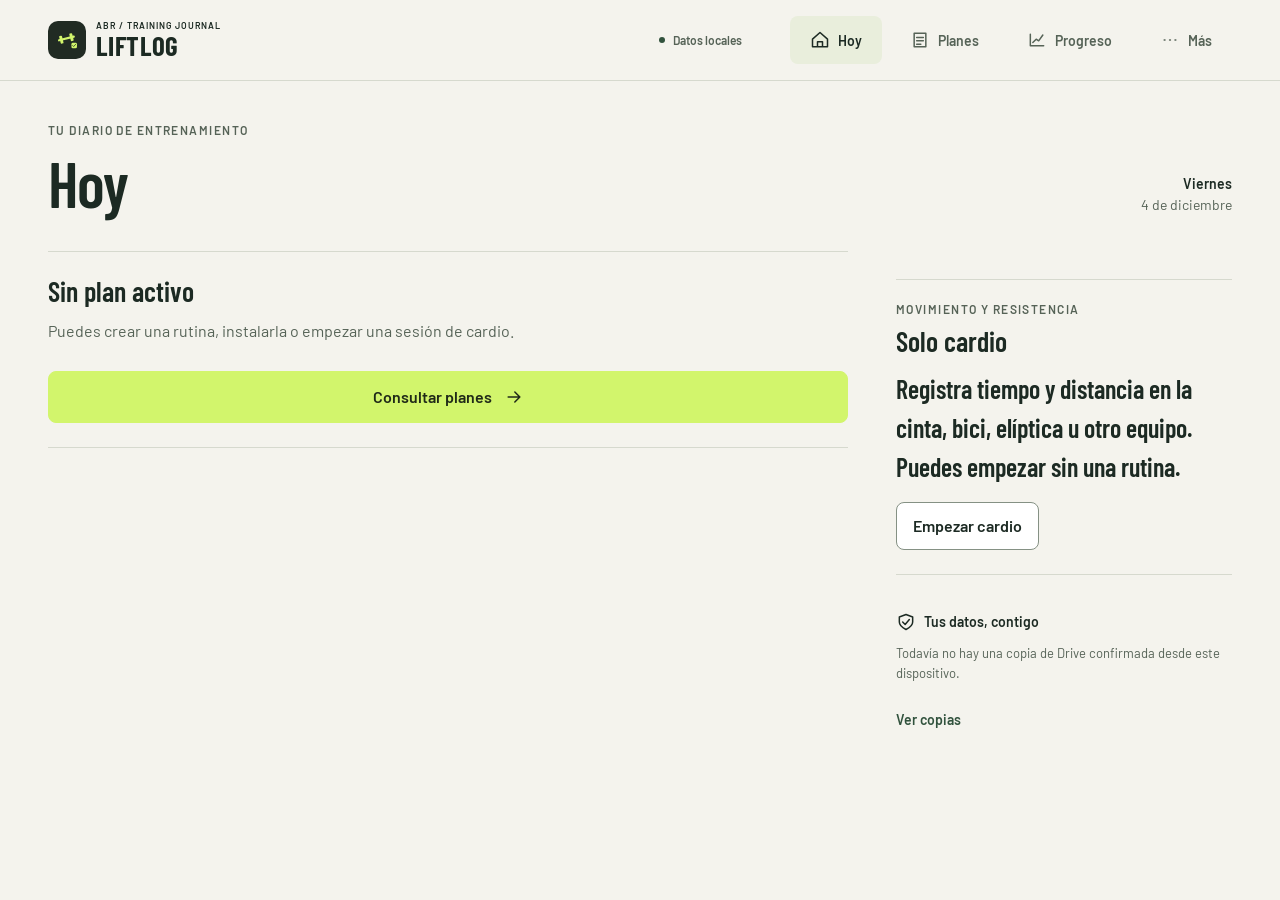
<file: index.html>
<!doctype html>
<html lang="es">
  <head>
    <meta charset="UTF-8" />
    <meta name="viewport" content="width=device-width, initial-scale=1, viewport-fit=cover, interactive-widget=resizes-content" />
    <meta name="theme-color" content="#f4f3ed" media="(prefers-color-scheme: light)" />
    <meta name="theme-color" content="#131a16" media="(prefers-color-scheme: dark)" />
    <link rel="preload" href="/fonts/barlow-regular.woff2" as="font" type="font/woff2" crossorigin />
    <link rel="preload" href="/fonts/barlow-condensed-semibold.woff2" as="font" type="font/woff2" crossorigin />
    <link rel="icon" type="image/svg+xml" href="/brand.svg" />
    <link rel="icon" type="image/png" sizes="32x32" href="/favicon-32.png" />
    <link rel="apple-touch-icon" sizes="180x180" href="/apple-touch-icon.png" />
    <title>ABR Liftlog</title>
    <script type="module" crossorigin src="/assets/index-DM3oIPLy.js"></script>
    <link rel="stylesheet" crossorigin href="/assets/index-BxNCesrG.css">
  <link rel="manifest" href="/manifest.webmanifest"></head>
  <body>
    <div id="root"></div>
  </body>
</html>
</file>
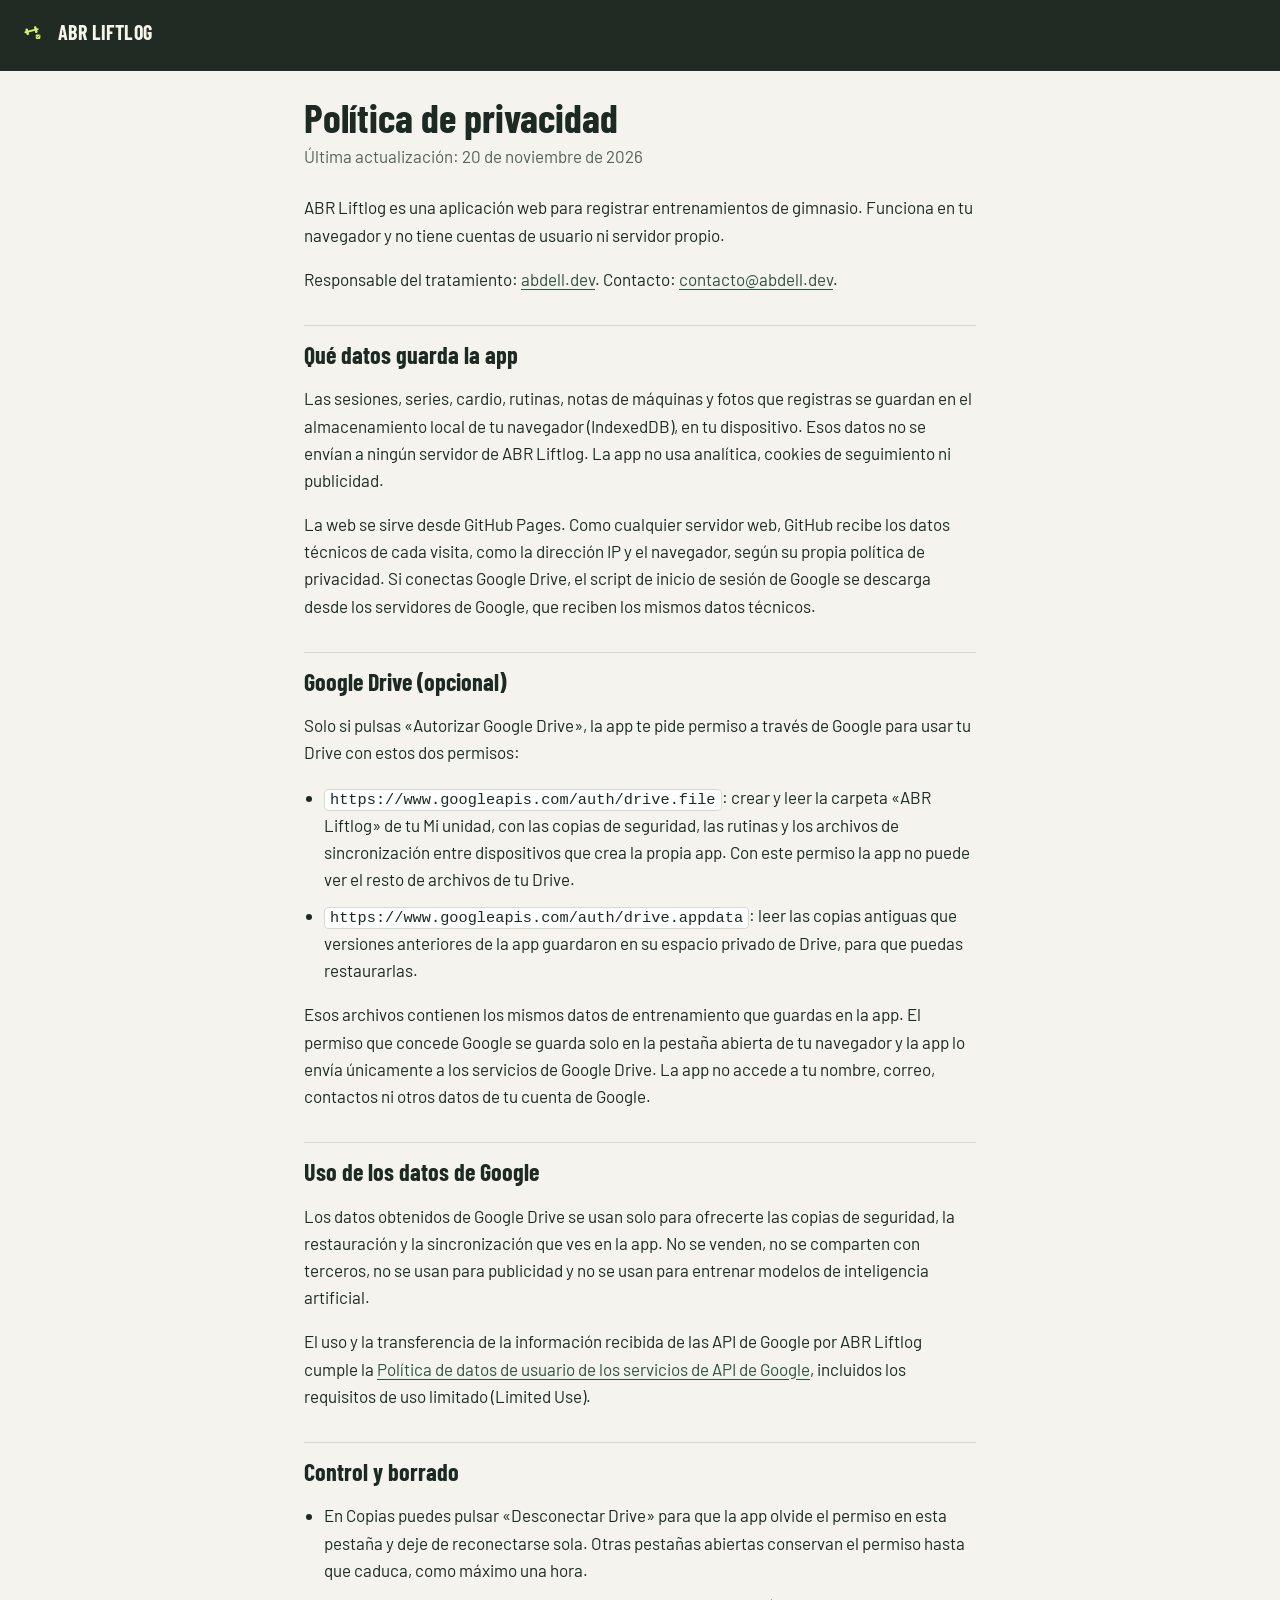
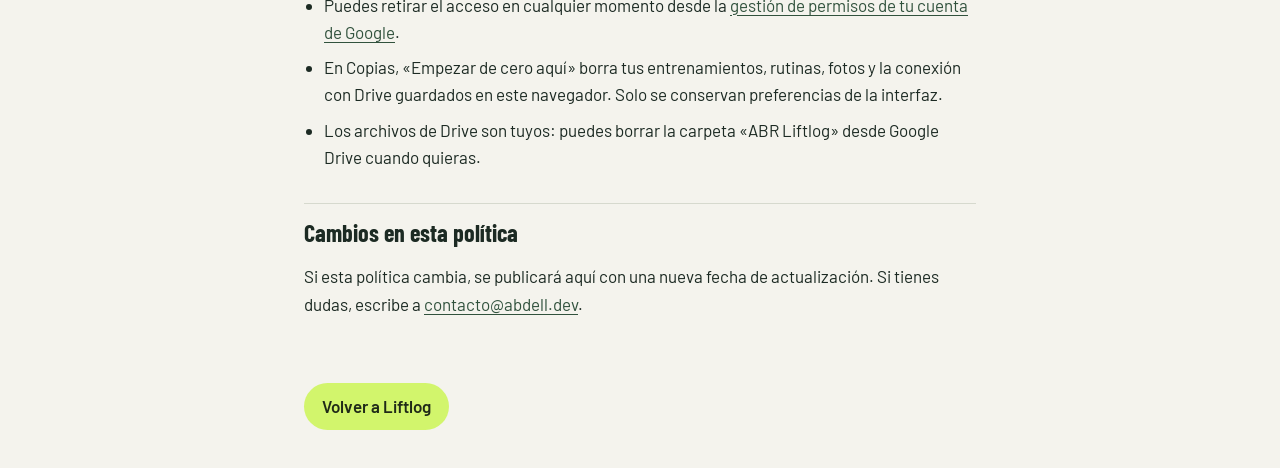
<file: privacy.html>
<!doctype html>
<html lang="es">
<head>
  <meta charset="utf-8">
  <meta name="viewport" content="width=device-width, initial-scale=1">
  <meta name="color-scheme" content="light dark">
  <meta name="description" content="Política de privacidad de ABR Liftlog: qué datos guarda la app y cómo usa Google Drive.">
  <title>Privacidad · ABR Liftlog</title>
  <link rel="icon" href="favicon-32.png" sizes="32x32">
  <style>
    @font-face { font-family: Barlow; font-weight: 400; font-display: swap; src: url('fonts/barlow-regular.woff2') format('woff2'); }
    @font-face { font-family: Barlow; font-weight: 600 800; font-display: swap; src: url('fonts/barlow-semibold.woff2') format('woff2'); }
    @font-face { font-family: 'Barlow Condensed'; font-weight: 700; font-display: swap; src: url('fonts/barlow-condensed-bold.woff2') format('woff2'); }
    :root {
      color-scheme: light dark;
      --surface: #f4f3ed; --card: #ffffff; --ink: #1c2a23; --muted: #566357;
      --line: #d6d9ce; --link: #31523d; --focus: #426437; --panel: #212b23; --panel-ink: #f5f6ec; --accent: #d2f56c;
    }
    @media (prefers-color-scheme: dark) {
      :root { --surface: #131a16; --card: #1c2620; --ink: #f2f3e9; --muted: #b8c5b5; --line: #3b493f; --link: #c6dfa7; --focus: #d2f56c; }
    }
    * { box-sizing: border-box; }
    html, body { margin: 0; overflow-x: clip; }
    body { background: var(--surface); color: var(--ink); font: 400 1.0625rem/1.6 Barlow, system-ui, sans-serif; }
    header { background: var(--panel); color: var(--panel-ink); padding: 16px; }
    header a { display: inline-flex; align-items: center; gap: 10px; color: inherit; text-decoration: none; font: 700 1.25rem/1 'Barlow Condensed', Barlow, sans-serif; letter-spacing: .02em; text-transform: uppercase; }
    header img { width: 32px; height: 32px; }
    main { max-width: 44rem; margin-inline: auto; padding: 24px 16px 48px; }
    h1, h2 { font-family: 'Barlow Condensed', Barlow, sans-serif; font-weight: 700; line-height: 1.1; }
    h1 { font-size: 2.5rem; margin: 0 0 4px; }
    h2 { font-size: 1.5rem; margin: 32px 0 8px; padding-top: 16px; border-top: 1px solid var(--line); }
    .updated { color: var(--muted); margin: 0 0 24px; }
    a { color: var(--link); text-underline-offset: 3px; }
    a:focus-visible { outline: 3px solid var(--focus); outline-offset: 2px; }
    header a:focus-visible { outline-color: var(--accent); }
    code { overflow-wrap: anywhere; font-size: .9em; background: var(--card); border: 1px solid var(--line); border-radius: 4px; padding: 1px 5px; }
    ul { padding-left: 1.25rem; }
    li + li { margin-top: 8px; }
    footer { max-width: 44rem; margin-inline: auto; padding: 0 16px 40px; }
    .back { display: inline-block; min-height: 44px; padding: 10px 18px; border-radius: 999px; background: var(--accent); color: #202a18; font-weight: 600; text-decoration: none; }
  </style>
</head>
<body>
  <header><a href="./"><img src="brand.svg" alt="" width="32" height="32">ABR Liftlog</a></header>
  <main>
    <h1>Política de privacidad</h1>
    <p class="updated">Última actualización: 20 de noviembre de 2026</p>
    <p>ABR Liftlog es una aplicación web para registrar entrenamientos de gimnasio. Funciona en tu navegador y no tiene cuentas de usuario ni servidor propio.</p>
    <p>Responsable del tratamiento: <a href="https://abdell.dev">abdell.dev</a>. Contacto: <a href="mailto:contacto@abdell.dev">contacto@abdell.dev</a>.</p>

    <h2>Qué datos guarda la app</h2>
    <p>Las sesiones, series, cardio, rutinas, notas de máquinas y fotos que registras se guardan en el almacenamiento local de tu navegador (IndexedDB), en tu dispositivo. Esos datos no se envían a ningún servidor de ABR Liftlog. La app no usa analítica, cookies de seguimiento ni publicidad.</p>
    <p>La web se sirve desde GitHub Pages. Como cualquier servidor web, GitHub recibe los datos técnicos de cada visita, como la dirección IP y el navegador, según su propia política de privacidad. Si conectas Google Drive, el script de inicio de sesión de Google se descarga desde los servidores de Google, que reciben los mismos datos técnicos.</p>

    <h2>Google Drive (opcional)</h2>
    <p>Solo si pulsas «Autorizar Google Drive», la app te pide permiso a través de Google para usar tu Drive con estos dos permisos:</p>
    <ul>
      <li><code>https://www.googleapis.com/auth/drive.file</code>: crear y leer la carpeta «ABR Liftlog» de tu Mi unidad, con las copias de seguridad, las rutinas y los archivos de sincronización entre dispositivos que crea la propia app. Con este permiso la app no puede ver el resto de archivos de tu Drive.</li>
      <li><code>https://www.googleapis.com/auth/drive.appdata</code>: leer las copias antiguas que versiones anteriores de la app guardaron en su espacio privado de Drive, para que puedas restaurarlas.</li>
    </ul>
    <p>Esos archivos contienen los mismos datos de entrenamiento que guardas en la app. El permiso que concede Google se guarda solo en la pestaña abierta de tu navegador y la app lo envía únicamente a los servicios de Google Drive. La app no accede a tu nombre, correo, contactos ni otros datos de tu cuenta de Google.</p>

    <h2>Uso de los datos de Google</h2>
    <p>Los datos obtenidos de Google Drive se usan solo para ofrecerte las copias de seguridad, la restauración y la sincronización que ves en la app. No se venden, no se comparten con terceros, no se usan para publicidad y no se usan para entrenar modelos de inteligencia artificial.</p>
    <p>El uso y la transferencia de la información recibida de las API de Google por ABR Liftlog cumple la <a href="https://developers.google.com/terms/api-services-user-data-policy">Política de datos de usuario de los servicios de API de Google</a>, incluidos los requisitos de uso limitado (Limited Use).</p>

    <h2>Control y borrado</h2>
    <ul>
      <li>En Copias puedes pulsar «Desconectar Drive» para que la app olvide el permiso en esta pestaña y deje de reconectarse sola. Otras pestañas abiertas conservan el permiso hasta que caduca, como máximo una hora.</li>
      <li>Puedes retirar el acceso en cualquier momento desde la <a href="https://myaccount.google.com/permissions">gestión de permisos de tu cuenta de Google</a>.</li>
      <li>En Copias, «Empezar de cero aquí» borra tus entrenamientos, rutinas, fotos y la conexión con Drive guardados en este navegador. Solo se conservan preferencias de la interfaz.</li>
      <li>Los archivos de Drive son tuyos: puedes borrar la carpeta «ABR Liftlog» desde Google Drive cuando quieras.</li>
    </ul>

    <h2>Cambios en esta política</h2>
    <p>Si esta política cambia, se publicará aquí con una nueva fecha de actualización. Si tienes dudas, escribe a <a href="mailto:contacto@abdell.dev">contacto@abdell.dev</a>.</p>
  </main>
  <footer><a class="back" href="./">Volver a Liftlog</a></footer>
</body>
</html>
</file>
<file: assets/index-BxNCesrG.css>
@font-face{font-family:Barlow;font-style:normal;font-weight:400;font-display:swap;src:url(/fonts/barlow-regular.woff2) format("woff2")}@font-face{font-family:Barlow;font-style:normal;font-weight:600 800;font-display:swap;src:url(/fonts/barlow-semibold.woff2) format("woff2")}@font-face{font-family:Barlow Condensed;font-style:normal;font-weight:600;font-display:swap;src:url(/fonts/barlow-condensed-semibold.woff2) format("woff2")}@font-face{font-family:Barlow Condensed;font-style:normal;font-weight:700 800;font-display:swap;src:url(/fonts/barlow-condensed-bold.woff2) format("woff2")}:root{color-scheme:light dark;--font-ui: Barlow, system-ui, sans-serif;--font-display: "Barlow Condensed", Barlow, sans-serif;--space-1: 4px;--space-2: 8px;--space-3: 12px;--space-4: 16px;--space-5: 24px;--space-6: 32px;--surface: #f4f3ed;--card: #ffffff;--ink: #1c2a23;--muted: #566357;--line: #d6d9ce;--control-border: #859184;--panel: #212b23;--panel-ink: #f5f6ec;--panel-muted: #c9d3c5;--panel-line: #55604f;--image-surface: #eef0ea;--accent: #d2f56c;--accent-hover: #dff89c;--accent-ink: #202a18;--selected: #e9eedc;--link: #31523d;--danger: #963e30;--danger-surface: #f9ece6;--focus: #426437;--done: #dce9ce;--partial: #f8eabd;--missed: #f2dcd5;--extra: #dce9ee;--exception: #e8e0ee;--chart-primary: #315f45;--chart-secondary: #3f6b89;--chart-partial: #8b661b;--print-paper: #fff;--print-ink: #19201b;--print-line: #9cad9f;--radius: 12px;--tab-height: 80px;--width: 800px;--gutter: 20px;--motion-fast: .14s;font-family:var(--font-ui);font-size:16px;color:var(--ink);background:var(--surface);line-height:1.5;font-synthesis:none;text-rendering:optimizeLegibility}@media(prefers-color-scheme:dark){:root{--surface: #131a16;--card: #1c2620;--ink: #f2f3e9;--muted: #b8c5b5;--line: #3b493f;--control-border: #7f9382;--selected: #2a3b2c;--link: #c6dfa7;--danger: #ffc4b5;--danger-surface: #3b2824;--focus: #d2f56c;--done: #2d4732;--partial: #4e3b20;--missed: #512d29;--extra: #273e4a;--exception: #3a334a;--chart-primary: #b1dc85;--chart-secondary: #96c7ed;--chart-partial: #e9b868}}*{box-sizing:border-box}html{scroll-padding-block:16px calc(var(--tab-height) + env(safe-area-inset-bottom,0px) + 16px)}html,body{margin:0;overflow-x:clip}body{min-width:0;min-height:100dvh}main{max-width:var(--width);margin-inline:auto;padding:28px max(var(--gutter),env(safe-area-inset-right,0px)) calc(var(--tab-height) + 24px + env(safe-area-inset-bottom,0px)) max(var(--gutter),env(safe-area-inset-left,0px));overflow-wrap:anywhere}main:focus{outline:none}h1,h2,h3{color:var(--ink);line-height:1.12;text-wrap:balance}h1,h2{font-family:var(--font-display);font-weight:600}h1{font-size:48px;letter-spacing:-.025em;margin:4px 0 16px}h2{font-size:28px;margin:0 0 12px}h3{font-size:20px;font-weight:600;margin:20px 0 12px}p{margin:12px 0;max-width:70ch}section{margin-block:28px}a{color:var(--link);text-underline-offset:.2em}strong{font-weight:600}.sr-only{position:absolute;width:1px;height:1px;padding:0;margin:-1px;overflow:hidden;clip-path:inset(50%);white-space:nowrap;border:0}small{font-size:13px}.eyebrow{font-size:12px;font-weight:600;letter-spacing:.12em;text-transform:uppercase;color:var(--muted);margin:0 0 8px}.page-intro{color:var(--muted);margin:0 0 28px;max-width:60ch}.app-icon{width:20px;height:20px;flex:none}.row-index{font-family:var(--font-display);font-size:22px;color:var(--muted);font-variant-numeric:tabular-nums}.section-heading{display:flex;align-items:baseline;justify-content:space-between;gap:var(--space-3);margin-bottom:var(--space-3)}.section-heading h2{margin:0}.section-heading>span{font-size:13px;color:var(--muted);text-align:end}.skip-link{position:fixed;z-index:20;inset:8px auto auto 8px;width:1px;height:1px;overflow:hidden;clip-path:inset(50%);background:var(--card)}.skip-link:focus{clip-path:none;width:auto;height:auto;padding:12px 20px}.app-header{background:var(--surface);border-bottom:1px solid var(--line);padding-top:env(safe-area-inset-top,0px)}.app-header>div{min-height:80px;margin:auto;max-width:var(--width);padding:12px var(--gutter);display:flex;align-items:center;justify-content:space-between;gap:16px}.app-brand{display:inline-flex;gap:10px;align-items:center;color:var(--ink);text-decoration:none;min-height:48px}.app-brand img{display:block;width:38px;height:38px;border-radius:10px}.app-brand span{display:grid;gap:1px}.app-brand small{font-size:9px;line-height:1.2;letter-spacing:.09em;font-weight:600}.app-brand strong{font-family:var(--font-display);font-size:27px;font-weight:700;line-height:1;letter-spacing:.015em}.app-local{display:flex;align-items:center;gap:6px;color:var(--muted);font-size:12px}.local-dot{width:6px;height:6px;border-radius:50%;background:var(--link)}.app-nav{position:fixed;z-index:8;inset:auto 0 0;background:var(--card);border-top:1px solid var(--line);padding:8px max(12px,env(safe-area-inset-right,0px)) calc(8px + env(safe-area-inset-bottom,0px)) max(12px,env(safe-area-inset-left,0px))}.app-tabs{max-width:var(--width);display:grid;grid-template-columns:repeat(4,minmax(0,1fr));gap:var(--space-2);margin:auto}.app-tabs a{position:relative;display:grid;min-height:56px;gap:3px;place-content:center;justify-items:center;color:var(--muted);text-decoration:none;border-radius:8px;font-size:12px;font-weight:600}.app-tabs a[aria-current]{color:var(--ink);background:var(--selected)}.app-tabs a[aria-current]:before{content:"";width:16px;height:3px;border-radius:2px;background:var(--link);position:absolute;top:0}.app-menu{list-style:none;padding:0;border-top:1px solid var(--line)}.app-menu li{border-bottom:1px solid var(--line)}.app-menu a{display:flex;align-items:center;gap:16px;min-height:104px;padding:20px 4px;color:var(--ink);text-decoration:none}.menu-icon{display:grid;place-items:center;width:44px;height:44px;background:var(--selected);border-radius:50%;flex:none}.menu-label{flex:1;min-width:0}.menu-label strong{font-family:var(--font-display);font-size:27px}.menu-label small{display:block;color:var(--muted);margin-top:3px}button,input,select,textarea{font:inherit}button,input,select{min-height:48px}button,input,select,textarea,summary{touch-action:manipulation}button{color:var(--ink);background:var(--card);border:1px solid var(--control-border);padding:10px 16px;border-radius:8px;font-weight:600;margin:4px 8px 4px 0;cursor:pointer;transition:background var(--motion-fast),color var(--motion-fast),border-color var(--motion-fast),opacity var(--motion-fast)}button:disabled,input:disabled,select:disabled{opacity:.5;cursor:not-allowed}button:active:not(:disabled),a:active{opacity:.75}.action-primary,button.action-primary{display:flex;align-items:center;justify-content:center;gap:12px;width:100%;min-height:52px;padding:12px 20px;border:1px solid var(--accent);border-radius:8px;background:var(--accent);color:var(--accent-ink);font-weight:600;text-decoration:none;margin:0}.action-primary>.app-icon:last-child{margin-left:auto}.action-primary>.app-icon:first-child{margin-left:0}.button-danger{color:var(--danger);background:transparent;border-color:transparent}.touch{display:flex;align-items:center;gap:8px;min-height:48px;font-weight:600;text-decoration:none}.text-action{justify-content:space-between;border-top:1px solid var(--line);margin-top:16px;font-size:14px}.back-link{font-size:14px;margin-bottom:16px}label{display:block;font-size:14px;font-weight:600;margin:16px 0}input{display:block;max-width:100%;margin-top:6px}input:not([type=checkbox]):not([type=file]),select,textarea{color:var(--ink);background:var(--card);border:1px solid var(--control-border);border-radius:8px;padding:10px 12px;font-size:16px;font-weight:400}select{display:block;max-width:100%;margin-top:6px}textarea{display:block;width:100%;min-height:96px;resize:vertical;margin-top:6px}input[type=checkbox]{width:22px;height:22px;min-height:22px;accent-color:var(--link)}input[type=file]{width:100%;font-size:14px;font-weight:400}input::file-selector-button{font:inherit;min-height:48px;border:1px solid var(--control-border);color:var(--ink);background:var(--card);border-radius:8px;margin-right:8px;padding:8px 12px;cursor:pointer}fieldset{min-inline-size:0}legend{font-weight:600}summary{position:relative;list-style:none;min-height:48px;padding:12px 28px 12px 0;cursor:pointer;font-weight:600}summary::-webkit-details-marker{display:none}summary:after{content:"";position:absolute;right:6px;top:21px;width:7px;height:7px;border-right:2px solid var(--muted);border-bottom:2px solid var(--muted);transform:rotate(45deg)}details[open]>summary:after{transform:rotate(225deg);top:25px}:focus-visible{outline:3px solid var(--focus);outline-offset:4px}[role=alert]{border-left:3px solid var(--danger);background:var(--danger-surface);color:var(--danger);padding:12px 16px;white-space:pre-line}@media(hover:hover){button:hover:not(:disabled),.app-tabs a:hover,.app-menu a:hover{background:var(--selected)}button.action-primary:hover,a.action-primary:hover{background:var(--accent-hover);color:var(--accent-ink);border-color:var(--accent-hover)}a.touch:hover,.days a:hover{text-decoration:underline;text-underline-offset:.2em}}.today-heading{display:flex;justify-content:space-between;align-items:end;gap:16px;margin-bottom:24px}.today-heading h1{margin:0;font-size:56px}.today-date{display:grid;text-align:end;margin:0 0 4px;color:var(--muted);font-size:14px}.today-date>span{font-weight:600;color:var(--ink)}.today-layout{display:grid;gap:var(--space-3)}.today-main,.today-aside{min-width:0}.today-plan{margin:0;padding:var(--space-5);color:var(--panel-ink);background:var(--panel);border-radius:16px}.today-plan h2{font-size:44px;font-weight:600;letter-spacing:-.015em;color:var(--panel-ink);margin:20px 0 12px;max-width:18ch}.today-kicker{font-size:12px;text-transform:uppercase;letter-spacing:.12em;color:var(--panel-muted);margin:0}.today-kicker:before{content:"";display:inline-block;width:6px;height:6px;border-radius:50%;background:var(--accent);margin-right:8px;vertical-align:middle}.today-routine{font-size:14px;color:var(--panel-muted);margin:0}.today-plan .touch{color:var(--panel-muted);font-size:14px;justify-content:center;margin-top:4px}.today-plan :focus-visible{outline-color:var(--accent)}.today-metrics{display:flex;justify-content:space-between;gap:var(--space-3);border-block:1px solid var(--panel-line);padding:var(--space-4) 0;margin:var(--space-5) 0}.today-metrics dt{font-size:12px;color:var(--panel-muted);margin-bottom:4px}.today-metrics dd{margin:0;font:600 36px/1 var(--font-display);font-variant-numeric:tabular-nums}.today-metrics dd span{font:400 14px/1.3 var(--font-ui);display:block;margin-top:4px;color:var(--panel-muted)}.active-session .action-primary{margin-top:24px}.today-rest{margin:0;padding:24px 0;border-block:1px solid var(--line)}.today-exercises{margin-top:28px}.exercise-preview{list-style:none;padding:0;margin:0}.exercise-preview li{display:flex;gap:12px;align-items:center;min-height:88px;padding:12px 0;border-bottom:1px solid var(--line)}.exercise-preview .row-index{width:20px;flex:none;font-size:18px}.exercise-preview img{width:52px;height:52px;border-radius:8px;object-fit:contain;background:var(--image-surface);flex:none}.exercise-preview li>div{flex:1;min-width:0}.exercise-preview strong{display:block;font-size:16px;line-height:1.3}.exercise-preview li>div>span{display:block;color:var(--muted);font-size:13px;margin-top:5px}.week-panel{margin-top:0;padding-block:20px;border-top:1px solid var(--line)}.week-days{list-style:none;display:grid;grid-template-columns:repeat(7,minmax(0,1fr));gap:3px;padding:0;margin:20px 0 0}.week-days li{display:grid;justify-items:center;gap:4px;padding:12px 0;border-radius:8px;color:var(--muted)}.week-days li>span{font-size:12px}.week-days strong{font:600 26px/1.2 var(--font-display);color:var(--ink)}.week-days .planned{background:var(--card)}.week-days [aria-current]{background:var(--panel);color:var(--panel-ink)}.week-days [aria-current] strong{color:var(--accent)}.extra-panel{border-block:1px solid var(--line);padding:20px 0}.extra-panel>p:not(.eyebrow){font-family:var(--font-display);font-size:26px;margin:0 0 12px}.today-copy{color:var(--muted);font-size:13px;padding:8px 0}.copy-label{display:flex;align-items:center;gap:8px;color:var(--ink);font-size:14px}.today-copy .touch{font-size:14px}.create-routine-panel{background:var(--selected);padding:var(--space-5);border-radius:var(--radius)}.create-routine-panel h2{font-size:32px}.create-routine-panel label{font-weight:400}.create-routine-panel select{width:100%}.draft-panel{border-left:3px solid var(--link);padding:16px 20px;background:var(--card)}.plan-card{border-top:1px solid var(--line);padding:28px 0 8px;margin:32px 0}.plan-card-meta{display:flex;gap:12px;justify-content:space-between;align-items:center}.plan-card-meta>span{font-size:12px;color:var(--muted);padding:4px 8px;border:1px solid var(--line);border-radius:4px}.plan-card h2{font-size:34px;margin:12px 0;max-width:35ch}.plan-card>p{font-size:14px;color:var(--muted)}.plan-card>button:not(:first-of-type){background:transparent;border-color:transparent;padding-inline:4px;color:var(--link);font-size:13px}.days{list-style:none;padding:0;margin-top:20px}.days li{border-bottom:1px solid var(--line)}.days a{display:flex;align-items:center;gap:16px;min-height:64px;padding:8px 0;font-weight:600;color:var(--ink);text-decoration:none}.days a>.app-icon:last-child{margin-left:auto}.plan-days .row-index{width:24px;flex:none}.plan-days a>span:not(.row-index){flex:1;font-size:15px}.import-panel{border:1px dashed var(--control-border);padding:24px;border-radius:12px}.import-panel>p{color:var(--muted);font-size:14px}.editor-panel{padding-top:16px;border-top:2px solid var(--ink)}.routine-editor h3{font:600 34px/1.1 var(--font-display)}.routine-editor>p{font-size:14px;color:var(--muted)}.routine-editor>label input,.routine-editor>label select{width:100%}.routine-editor>details{border-top:1px solid var(--line);margin-top:24px}.routine-editor>details>summary{font-family:var(--font-display);font-size:25px;padding-block:16px}.routine-prescription{border:0;border-bottom:1px solid var(--line);padding:16px 0;margin:20px 0}.routine-prescription legend{font-size:18px;padding:0}.prescription-disclosure{border-bottom:1px solid var(--line)}.prescription-disclosure>summary{font-size:16px}.prescription-disclosure>summary small{display:block;font-weight:400;color:var(--muted);margin-top:4px}.prescription-disclosure .routine-prescription{border:0;padding-top:0;margin-top:4px}.add-exercise-disclosure{margin-top:16px}.add-exercise-disclosure>summary{color:var(--link);font-size:14px}.routine-prescription-fields{display:grid;grid-template-columns:repeat(auto-fit,minmax(100px,1fr));gap:8px 12px}.routine-prescription-fields label{margin:8px 0}.routine-prescription-fields input{width:100%;font-variant-numeric:tabular-nums}.routine-day-picker{display:flex;flex-wrap:wrap;gap:12px;align-items:end}.routine-editor select,.routine-editor textarea{max-width:100%}.routine-editor .exercise-picker{border-top:1px solid var(--line);padding-top:16px}.routine-editor .exercise-picker label{display:block;margin-block:12px}.routine-editor .exercise-picker input,.routine-editor .exercise-picker select{width:100%}.own-exercise{border-left:3px solid var(--line);padding-left:16px}.day-exercise{padding:24px 0;border-top:1px solid var(--line);min-width:0}.day-exercise h2{font-size:30px;margin-top:8px}.day-exercise>p{font-size:14px}figure{margin:20px 0}figure img{display:block;object-fit:contain;background:var(--image-surface);border-radius:12px}figcaption{font-size:12px;color:var(--muted);margin-top:6px}#root:has(.workout-bar) .app-header,#root:has(.workout-bar) .app-nav{display:none}#root:has(.workout-bar) main{padding-top:env(safe-area-inset-top,0px);padding-bottom:calc(32px + env(safe-area-inset-bottom,0px))}html:has(.workout-bar){scroll-padding-block:calc(80px + env(safe-area-inset-top,0px)) 16px}html:has(.rest-timer){scroll-padding-block-start:calc(156px + env(safe-area-inset-top,0px))}.workout-bar{position:sticky;top:env(safe-area-inset-top,0px);z-index:6;display:flex;justify-content:space-between;align-items:center;gap:12px;min-height:68px;background:var(--surface);border-bottom:1px solid var(--line);margin-bottom:24px}.workout-bar a{display:inline-flex;align-items:center;gap:8px;min-height:48px;text-decoration:none;font-size:14px;font-weight:600}.workout-bar button{margin:0;font-size:14px;background:var(--selected);border-color:transparent}.workout-title{font-size:38px;margin-bottom:8px;max-width:26ch}.workout-date{font-size:13px;color:var(--muted);margin-top:0}.workout-status{display:flex;flex-wrap:wrap;align-items:center;gap:12px 24px;margin:20px 0 4px}.workout-count{display:flex;align-items:center;gap:6px;margin:0;font-size:13px;font-variant-numeric:tabular-nums}.workout-count .app-icon{width:16px;height:16px}.workout-progress{flex:1;min-width:140px;font-size:12px;color:var(--muted)}.workout-progress progress{display:block;width:100%;height:5px;accent-color:var(--link);margin-top:6px;border:0}progress::-webkit-progress-bar{background:var(--line);border-radius:3px}progress::-webkit-progress-value{background:var(--link);border-radius:3px}.draft-status{font-size:12px;color:var(--muted);min-height:18px;margin:4px 0}.workout-navigation{display:flex;flex-wrap:wrap;align-items:end;gap:12px;margin:16px 0 24px}.workout-navigation label{flex:1;min-width:150px;margin:0;font-size:12px}.workout-navigation select{width:100%}.workout-navigation button{font-size:12px;padding-inline:10px;margin:0;background:transparent;border-color:var(--line)}.workout-exercise{padding:0;margin:0;border-top:1px solid var(--line)}.workout-exercise[data-current]{border-top:2px solid var(--ink)}.workout-exercise-content>summary{display:grid;grid-template-columns:28px 1fr;gap:3px 12px;padding-block:20px;padding-right:24px}.workout-exercise-content>summary h2{font:600 28px/1.1 var(--font-display);margin:0}.workout-exercise-content>summary small{grid-column:2;color:var(--muted);font-size:12px;font-weight:400}.exercise-number{grid-row:span 2;color:var(--muted);font:600 25px/1.2 var(--font-display)}.exercise-overview{display:flex;align-items:center;gap:20px;margin:0 0 20px}.workout-photo{display:block;width:88px;height:88px;object-fit:contain;background:var(--image-surface);border-radius:12px;flex:none}.exercise-target{display:grid;gap:3px;margin:0}.exercise-target strong{font:600 32px/1.1 var(--font-display);font-variant-numeric:tabular-nums}.exercise-target span{color:var(--muted);font-size:13px}.machine-name{font-size:13px;font-weight:600;color:var(--link);margin-top:-8px}.series-fields{display:flex;align-items:end;gap:12px;flex-wrap:wrap;padding:0;margin:0;border:0}.series-fields legend{font-size:12px;text-transform:uppercase;letter-spacing:.08em;color:var(--muted);margin-bottom:8px}.series-fields label{flex:1 1 28%;min-width:0;margin:0;font-size:13px}.series-fields input:not([type=checkbox]){width:100%;min-width:0;min-height:60px;padding:8px;text-align:center;font:600 30px/1.2 var(--font-display);font-variant-numeric:tabular-nums;background:var(--card)}.series-fields .check{flex-basis:100%;display:flex;align-items:center;gap:8px;min-height:44px;font-size:13px;font-weight:400}.series-fields .check input{margin:0}.series-fields .action-primary{flex-basis:100%;width:100%}.series-feedback{font-size:13px;font-weight:600;color:var(--link);margin:12px 0}.series-feedback:empty{display:none}.workout-tools{display:flex;flex-wrap:wrap;gap:4px 12px;margin:16px 0;border-bottom:1px solid var(--line);padding-bottom:12px}.workout-tools>button{border-color:transparent;background:transparent;color:var(--link);font-size:13px;margin:0;padding-inline:0;text-align:start}.workout-tools form{width:100%}.workout-tools fieldset{padding:16px;border:1px solid var(--line);border-radius:8px}.recorded-sets{padding-left:24px;font-size:14px;font-variant-numeric:tabular-nums}.recorded-sets li{padding-block:4px;border-bottom:1px solid var(--line)}.edit-set{font-size:12px;min-height:44px;padding:8px;margin-left:8px;border-color:transparent;background:transparent;color:var(--link)}.previous-sets{border-top:1px solid var(--line);margin:16px 0 24px}.previous-sets summary{font-size:14px}.previous-sets p,.load-suggestion{font-size:13px;color:var(--muted)}.previous-sets ol{padding-left:24px;font-size:14px}.rest-timer{position:sticky;top:calc(68px + env(safe-area-inset-top,0px));z-index:5;background:var(--selected);border:1px solid var(--control-border);padding:8px 12px;border-radius:8px;display:flex;flex-wrap:wrap;gap:12px;justify-content:space-between;align-items:center;font-variant-numeric:tabular-nums}.rest-timer button{margin:0;font-size:12px;background:transparent}.rest-timer{align-items:start;padding:12px 16px;gap:12px 20px}.rest-clock{flex:1}.rest-clock .eyebrow{display:flex;align-items:center;gap:8px;margin-bottom:4px}.rest-clock>strong{display:block;font:600 64px/1 var(--font-display);font-variant-numeric:tabular-nums;letter-spacing:-.03em}.rest-complete .rest-clock>strong{font-size:34px}.rest-actions{display:flex;flex-direction:column;align-items:start;gap:4px;flex:0 1 150px}.rest-actions small{width:100%;font-size:12px;color:var(--muted)}.rest-alerts{width:100%}.rest-alerts>summary{min-height:44px;font-size:12px;padding-block:10px}.rest-alerts small{display:block;margin-block:8px}.auto-rest-option{display:flex;align-items:center;gap:8px;min-height:48px;font-size:13px;font-weight:400}.auto-rest-option input{margin:0;flex:none}.rest-duration-editor>summary{font-size:13px;color:var(--link)}.rest-duration-editor form{padding-bottom:12px}.cardio-panel{border-top:1px solid var(--line);padding-top:24px}.cardio-panel fieldset{border:0;padding:0}.cardio-entries{list-style:none;padding:0}.cardio-entries li{display:flex;flex-wrap:wrap;align-items:center;gap:8px;border-bottom:1px solid var(--line);padding:12px 0}.cardio-entries li>div{flex:1;min-width:120px}.cardio-entries span{display:block;color:var(--muted);font-variant-numeric:tabular-nums}.cardio-duration{display:grid;grid-template-columns:repeat(2,minmax(0,1fr));gap:16px;max-width:420px}.cardio-duration input{width:100%}html:has(.rest-timer){scroll-padding-block-start:calc(300px + env(safe-area-inset-top,0px))}.finish-workout{border-top:2px solid var(--line);padding-top:24px}.equipment-note,.session-exercise-tools{border-block:1px solid var(--line);margin-block:16px}.equipment-note>summary,.session-exercise-tools>summary{font-size:14px;font-weight:600}.equipment-note-text{white-space:pre-line;overflow-wrap:anywhere}.equipment-note-photo{display:block;width:min(100%,240px);height:auto;max-height:220px;object-fit:contain;margin-block:12px;border-radius:8px}.equipment-note form,.session-exercise-tools form{padding-bottom:12px}.session-order-actions{display:flex;flex-wrap:wrap;gap:8px;margin-block:12px}.session-order-actions button{margin:0}.undo-set-notice{display:flex;flex-wrap:wrap;align-items:center;gap:8px;padding-block:8px;border-bottom:1px solid var(--line);margin-bottom:16px}.undo-set-notice>span{flex-basis:100%;color:var(--muted);font-size:14px}.undo-set-notice button{margin:0}.finish-workout .action-primary{margin:20px 0 8px}.session-summary{background:var(--selected);padding:24px;border-radius:12px}.session-summary dl{display:flex;flex-wrap:wrap;gap:24px}.session-summary dt{font-size:13px;color:var(--muted)}.session-summary dd{margin:4px 0 0;font:600 34px/1 var(--font-display)}.exercise-picker{border:0;padding:0;margin-top:16px}.exercise-picker label{display:flex;gap:12px;align-items:center;min-height:48px;margin:0}.exercise-picker input[type=checkbox]{margin:0;flex:none}.calendar-layout>section{padding:24px 0;border-top:1px solid var(--line)}.calendar-nav{display:flex;gap:12px;justify-content:space-between;align-items:center;margin-bottom:20px}.calendar-nav h2{margin:0;text-align:center;font-size:28px}.calendar-nav h2:first-letter{text-transform:uppercase}.calendar-nav button{width:48px;min-width:48px;font-size:24px;margin:0;padding:4px;background:transparent;border-color:var(--line)}.calendar-grid{display:grid;grid-template-columns:repeat(7,minmax(0,1fr));gap:var(--space-1)}.calendar-weekday{padding:8px 0;text-align:center;font-size:12px;color:var(--muted)}.calendar-day{min-height:60px;margin:0;padding:6px 1px;background:var(--card);border-color:transparent;border-radius:6px;line-height:1.2}.calendar-day strong{font:600 24px/1 var(--font-display)}.calendar-day span{display:block;font-size:12px;margin-top:5px}.calendar-day.completed{background:var(--done)}.calendar-day.partial{background:var(--partial)}.calendar-day.missed{background:var(--missed)}.calendar-day.extra{background:var(--extra)}.calendar-day.scheduled_today{background:var(--selected)}.calendar-day.excused,.calendar-day.rescheduled{background:var(--exception)}.calendar-day.adjacent{background:transparent;border:1px dashed var(--line)}.calendar-day[aria-pressed=true]{outline:2px solid var(--ink);outline-offset:-2px}.calendar-day:focus-visible{outline:3px solid var(--focus);outline-offset:1px}.calendar-summary{display:flex;flex-wrap:wrap;gap:20px 28px}.calendar-summary dt{font-size:13px;color:var(--muted)}.calendar-summary dd{font:600 32px/1.2 var(--font-display);margin:4px 0 0}.weekly-export>p,.calendar-detail-panel p{font-size:14px;color:var(--muted)}.weekly-print-brand{display:none}.weekly-export-actions{display:flex;flex-wrap:wrap;gap:8px}.weekly-export-actions button{margin:0;font-size:13px}main[data-page=stats]>section,main[data-page=settings]>section,main[data-page=history]>section,main[data-page=legacy]>section{border-top:1px solid var(--line);padding-top:24px}main[data-page=settings]>section>p,main[data-page=stats]>section>p{font-size:14px;color:var(--muted)}.stats-chart{min-width:0;margin-block:20px}.stats-filters{display:flex;flex-wrap:wrap;gap:12px 20px;align-items:end}.week-controls{display:grid;grid-template-columns:repeat(2,minmax(0,1fr));align-items:center;gap:12px;margin-block:20px}.week-controls p{grid-column:1 / -1;grid-row:1;margin:0;font-variant-numeric:tabular-nums}.week-controls button{margin:0}@media(min-width:700px){.week-controls{grid-template-columns:auto 1fr auto}.week-controls p{grid-column:2;text-align:center}}.week-controls small{display:block;color:var(--muted)}.weekly-comparisons{list-style:none;padding:0}.weekly-comparisons li{display:flex;flex-wrap:wrap;gap:8px 24px;padding-block:16px;border-bottom:1px solid var(--line)}.weekly-comparisons li>strong{flex-basis:100%}.session-transfer{margin-block:24px;padding-block:20px;border-block:1px solid var(--line)}.session-transfer>p{font-size:14px;color:var(--muted)}.stats-filters label{flex:1;min-width:140px}.stats-filters input,.stats-filters select{width:100%}.stats-table{overflow-x:auto}.stats-table table{border-collapse:collapse;width:100%;text-align:right;font-size:14px;font-variant-numeric:tabular-nums}.stats-table td,.stats-table th{border-bottom:1px solid var(--line);padding:12px;white-space:nowrap}.stats-table th:first-child{text-align:left}.recharts-cartesian-axis-tick text{fill:var(--muted)}.recharts-cartesian-grid line{stroke:var(--line)}.recharts-default-tooltip{background:var(--card)!important;border-color:var(--line)!important}.recharts-default-tooltip .recharts-tooltip-item,.recharts-tooltip-label{color:var(--ink)!important}.legacy-list{padding:0;list-style:none}.legacy-list li{border-top:1px solid var(--line);padding-block:16px}.legacy-list span{display:block}.legacy-list p{white-space:pre-wrap}pre{overflow:auto;max-height:320px;padding:16px;background:var(--card);font-size:12px;border:1px solid var(--line);border-radius:8px}.loading-state{display:flex;align-items:center;gap:12px;min-height:160px;color:var(--muted)}.empty-state{border-block:1px solid var(--line);padding:32px 0;max-width:640px}.empty-state>.app-icon{width:32px;height:32px;color:var(--muted);margin-bottom:20px}.empty-state>p{color:var(--muted)}.empty-state .touch{gap:16px}.loading-mark{width:24px;height:24px;border:2px solid var(--line);border-top-color:var(--link);border-radius:50%;animation:loading-turn .8s linear infinite}@keyframes loading-turn{to{transform:rotate(360deg)}}@media(min-width:48rem){:root{--gutter: 32px}main{padding-top:40px}h1{font-size:60px}.today-heading h1{font-size:64px}.today-plan{padding:var(--space-6)}.today-layout{grid-template-columns:minmax(0,1fr) 240px;gap:24px;align-items:start}.today-plan h2{font-size:48px}.today-metrics{justify-content:space-between;gap:16px}.today-metrics dd{font-size:30px}.create-routine-panel{display:grid;grid-template-columns:1fr auto;gap:8px 24px;align-items:center}.create-routine-panel>div{grid-column:1 / -1}.create-routine-panel>label{min-width:0;margin-bottom:0}.create-routine-panel .action-primary{margin-top:26px}.routine-prescription-fields{grid-template-columns:repeat(3,minmax(0,1fr))}.day-exercises{display:grid;grid-template-columns:repeat(2,minmax(0,1fr));gap:32px}.day-exercises>section{margin:0}.app-menu a{min-height:120px}.app-menu .menu-label strong{font-size:32px}}@media(min-width:64rem){:root{--width: 1280px;--gutter: 48px}html:not(:has(.workout-bar)){scroll-padding-block-end:24px}main{padding-bottom:64px}.app-header{display:grid;grid-template-columns:minmax(0,1fr) auto;align-items:center;gap:48px;padding-inline:max(48px,calc((100% - var(--width)) / 2 + 48px))}.app-header>div{width:100%;padding-inline:0}.app-nav{position:static;background:transparent;border:0;padding:0}.app-tabs{display:flex;gap:8px}.app-tabs a{display:flex;flex-direction:row;align-items:center;gap:8px;font-size:14px;padding:12px 20px;min-height:48px}.app-tabs a[aria-current]:before{display:none}.today-layout{grid-template-columns:minmax(0,1fr) 336px;gap:48px;align-items:start}.today-plan h2{font-size:56px;max-width:24ch}.today-heading{margin-bottom:32px}.today-metrics dd{font-size:42px}.week-panel{padding-top:8px;border-top:0}.app-menu{max-width:900px}.create-routine-panel{grid-template-columns:minmax(200px,1fr) minmax(200px,1fr) auto}.create-routine-panel>div{grid-column:auto}.create-routine-panel>label{margin:0}.create-routine-panel .action-primary{margin:20px 0 0;width:auto}.plan-card h2{max-width:42ch;font-size:40px}.calendar-layout{display:grid;grid-template-columns:minmax(0,3fr) minmax(0,2fr);grid-template-areas:"month week" "month detail";grid-template-rows:auto 1fr;align-items:start;gap:24px 48px}.calendar-layout>section{margin:0}.calendar-month-panel{grid-area:month}.calendar-detail-panel{grid-area:detail}.calendar-layout .weekly-export{grid-area:week}.calendar-day{min-height:76px}.calendar-day span{font-size:12px}main:has(.workout-bar){max-width:960px}.workout-title{font-size:48px;max-width:none}.workout-navigation{margin-block:24px}.workout-exercise-content>summary h2{font-size:34px}.exercise-body{display:grid;grid-template-columns:minmax(0,1fr) minmax(0,1.2fr);gap:0 32px;padding-bottom:16px}.exercise-body>form{grid-column:2;grid-row:1 / span 3}.exercise-overview{grid-column:1;grid-row:1;align-self:start}.workout-tools,.recorded-sets,.previous-sets,.series-feedback{grid-column:1 / -1}.workout-photo{width:112px;height:112px}.exercise-body>p{grid-column:1}.exercise-body>.equipment-note,.exercise-body>.session-exercise-tools{grid-column:1}.exercise-body>.series-feedback,.exercise-body>.undo-set-notice{grid-column:2}.series-feedback{margin-block:16px 0}}@media(max-width:359px){:root{--gutter: 16px}.app-brand small{font-size:8px}.app-local{font-size:11px}.today-plan{padding:20px}.today-plan h2{font-size:38px}.today-metrics{gap:8px}.today-metrics dt{font-size:11px}.today-metrics dd{font-size:30px}.today-metrics dd span{font-size:12px}.workout-title{font-size:32px}.workout-navigation{gap:8px}.workout-navigation button{width:100%;min-height:44px}.workout-photo{width:72px;height:72px}}@media(max-height:480px){.workout-bar,.rest-timer{position:static}html:has(.workout-bar){scroll-padding-block-start:12px}}@media(prefers-reduced-motion:reduce){*,*:before,*:after{scroll-behavior:auto!important;transition-duration:0ms!important;animation-duration:0ms!important;animation-iteration-count:1!important}}@page liftlog-week{size:A4 portrait;margin:18mm}@media print{body:has(.weekly-export){color-scheme:light;background:var(--print-paper);color:var(--print-ink)}body:has(.weekly-export) header,body:has(.weekly-export) .app-nav,.skip-link,main:has(.weekly-export)>:not(.calendar-layout),.calendar-layout>:not(.weekly-export),.weekly-export-actions{display:none!important}main:has(.weekly-export){max-width:none;padding:0}.calendar-layout{display:block}.weekly-export{background:var(--print-paper);color:var(--print-ink);page:liftlog-week;margin:0;padding:12mm;border:1px solid var(--print-line);break-inside:avoid}.weekly-print-brand{display:block;margin:0 0 6mm;font-size:11pt;font-weight:600}.weekly-export h2{font-size:26pt;color:var(--print-ink)}.weekly-export .calendar-summary{gap:8mm;margin-block:8mm}.weekly-export .calendar-summary dd{font-size:20pt}}
</file>
